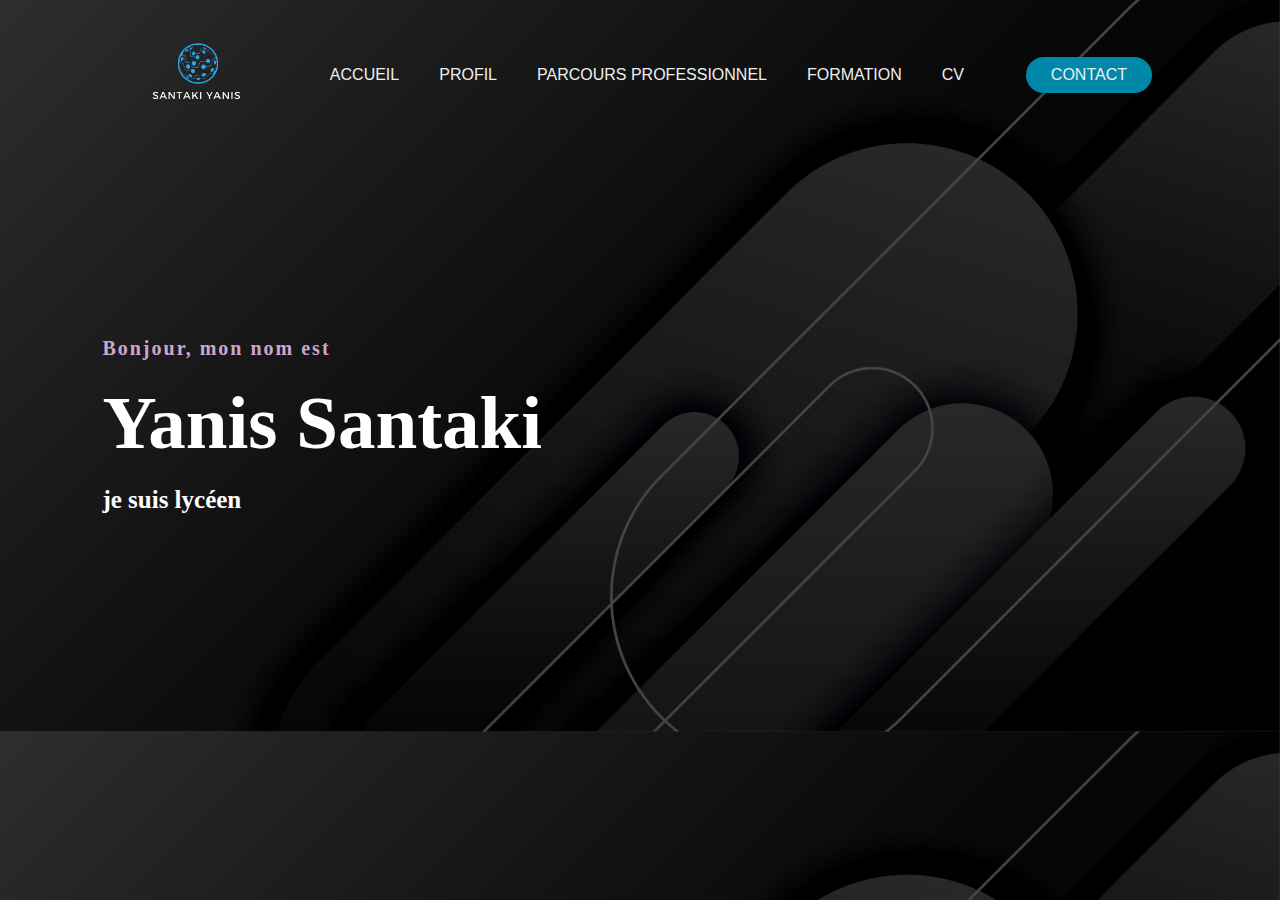
<file: index.html>
<!DOCTYPE html>
<html lang="en">
<head>
    <meta charset="UTF-8">
    <meta name="viewport" content="width=device-width, initial-scale=1.0">
    <title>Portfolio</title>
    <link rel="stylesheet" href="accueil.css">
</head>
<body>
    <header>
        <img class="logo" src="logo.png" alt="logo">
        <nav>
            <ul class="nav_link">
                <li><a href="index.html">ACCUEIL</a></li>
                <li>
                    <a href="#">  PROFIL</a>
                    <ul class="sousmenu">
                        <li><a href="presentation.html">Présentation</a></li>
                        <li><a href="loisirs (1).html">Loisirs</a></li>
                    </ul>
                </li>
                <li>
                    <a href="">PARCOURS PROFESSIONNEL</a>
                    <ul class="sousmenu">
                        <li><a href="Experiences_professionnelles.html">Expériences professionnelles</a></li>
                        <li><a href="rapport_de_stage.html">rapport_de_stage</a></li>
                    </ul>
                </li>
                <li>
                    <a href="">FORMATION</a>
                    <ul class="sousmenu">
                        <li><a href="diplôme.html">diplôme</a></li>
                        <li><a href="compétence.html">compétence</a></li>
                        <li><a href="scoliare.html">Scolarité</a></li>
                    </ul>
                </li>
                <li><a href="CV YSANTAKI (2).pdf">CV</a></li>
            </ul>
        </nav>
        <a class="cta" href="conctact.html"><button>CONTACT</button></a>
    </header>
    
   <!---about section start-->
    <section class="accueil" id="ACCUEIL">
        <h4>Bonjour, mon nom est</h4>
        <h1>Yanis Santaki</h1>
        <h3>je suis lycéen</h3>
    
    </section>


    </section>
</body>
</html>
</file>
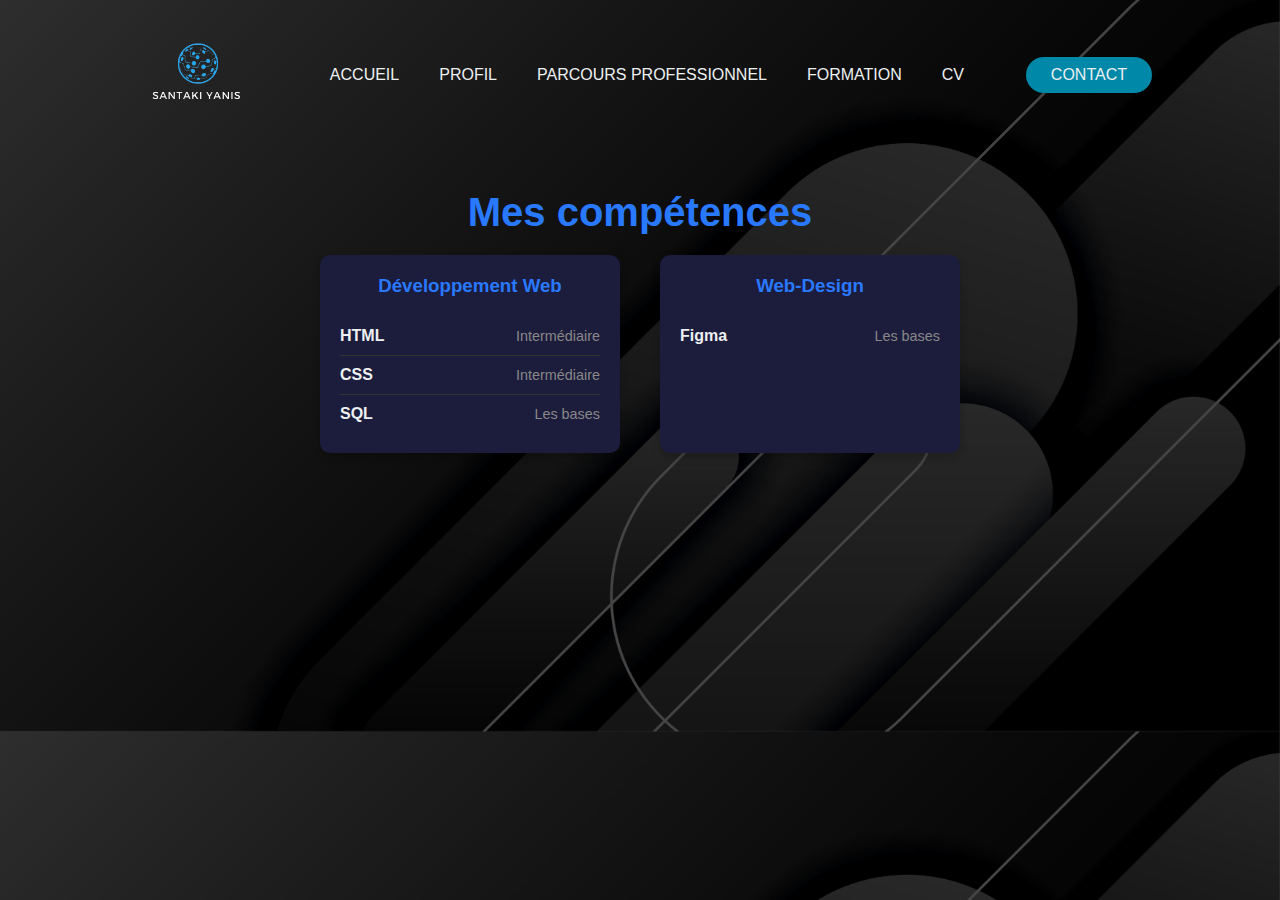
<file: compétence.html>
<!DOCTYPE html>
<html lang="en">
<head>
    <meta charset="UTF-8">
    <meta name="viewport" content="width=device-width, initial-scale=1.0">
    <title>Portfolio</title>
    <link rel="stylesheet" href="compétence.css">
</head>
<body>
    <header>
        <img class="logo" src="logo.png" alt="logo">
        <nav>
            <ul class="nav_link">
                <li><a href="index.html">ACCUEIL</a></li>
                <li>
                    <a href="#">  PROFIL</a>
                    <ul class="sousmenu">
                        <li><a href="presentation.html">Présentation</a></li>
                        <li><a href="loisirs (1).html">Loisirs</a></li>
                    </ul>
                </li>
                <li>
                    <a href="">PARCOURS PROFESSIONNEL</a>
                    <ul class="sousmenu">
                        <li><a href="Experiences_professionnelles.html">Expériences professionnelles</a></li>
                        <li><a href="rapport_de_stage.html">rapport_de_stage</a></li>
                    </ul>
                </li>
                <li>
                    <a href="">FORMATION</a>
                    <ul class="sousmenu">
                        <li><a href="diplôme.html">diplôme</a></li>
                        <li><a href="compétence.html">compétence</a></li>
                        <li><a href="scoliare.html">Scolarité</a></li>
                    </ul>
                </li>
                <li><a href="CV YSANTAKI (2).pdf">CV</a></li>
            </ul>
        </nav>
        <a class="cta" href="conctact.html"><button>CONTACT</button></a>
    </header>
    
   <!---compétence section start-->
   <section class="skills-section">
    <h2 class="skills-heading">Mes compétences</h2>
    <div class="skills-container">
        <div class="skills-card">
            <h3>Développement Web</h3>
            <ul>
                <li>
                    <span class="skill-name">HTML</span>
                    <span class="skill-level">Intermédiaire</span>
                </li>
                <li>
                    <span class="skill-name">CSS</span>
                    <span class="skill-level">Intermédiaire</span>
                </li>
                <li>
                    <span class="skill-name">SQL</span>
                    <span class="skill-level">Les bases</span>
                </li>
                
            </ul>
        </div>
        <div class="skills-card">
            <h3>Web-Design</h3>
            <ul>
                <li>
                    <span class="skill-name">Figma</span>
                    <span class="skill-level">Les bases</span>
                </li>
            </ul>
        </div>
    </div>
</section>
</body>
</html>
</file>
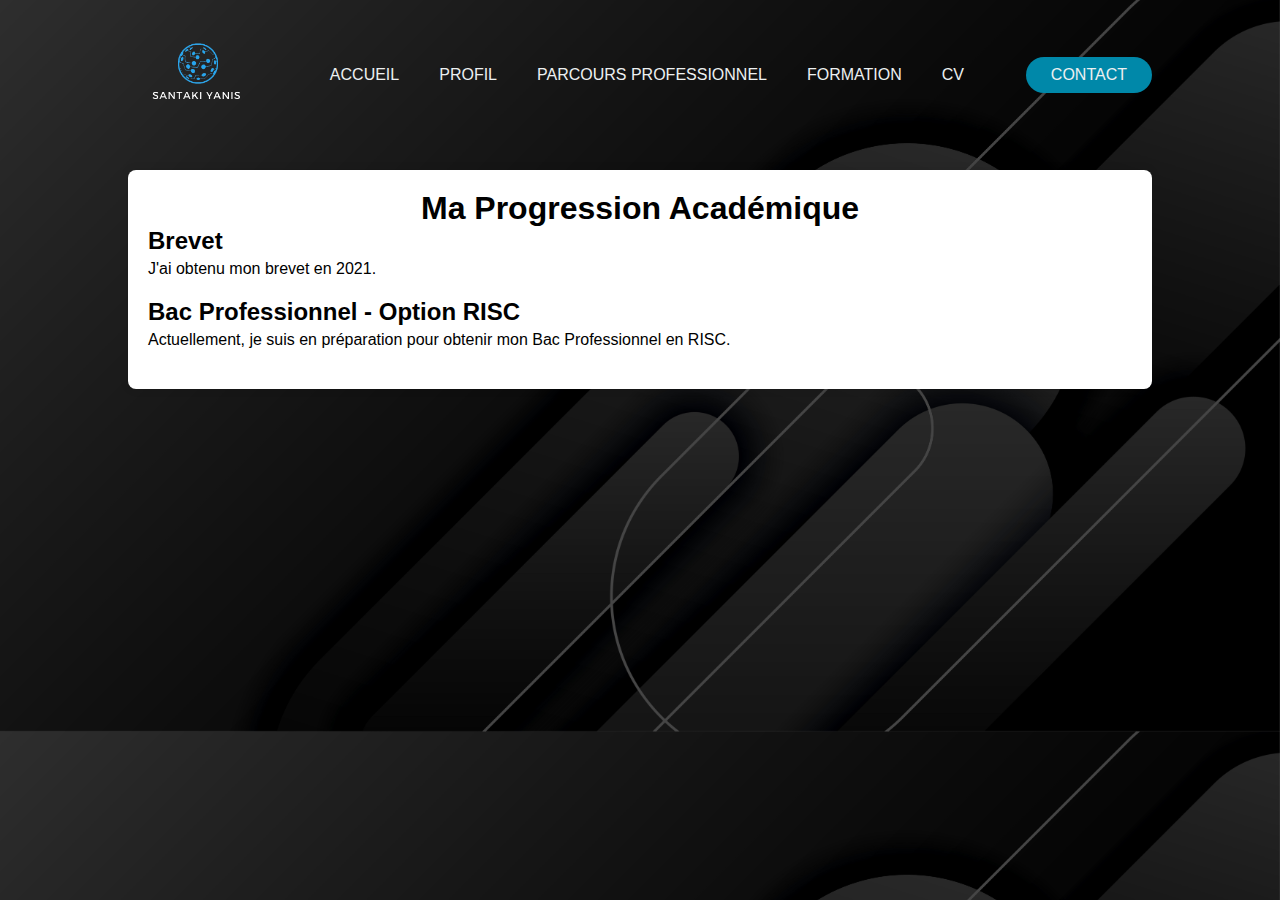
<file: diplôme.html>
<!DOCTYPE html>
<html lang="en">
<head>
    <meta charset="UTF-8">
    <meta name="viewport" content="width=device-width, initial-scale=1.0">
    <title>Portfolio</title>
    <link rel="stylesheet" href="diplôme.css">
</head>
<body>
    <header>
        <img class="logo" src="logo.png" alt="logo">
        <nav>
            <ul class="nav_link">
                <li><a href="index.html">ACCUEIL</a></li>
                <li>
                    <a href="#">  PROFIL</a>
                    <ul class="sousmenu">
                        <li><a href="presentation.html">Présentation</a></li>
                        <li><a href="loisirs (1).html">Loisirs</a></li>
                    </ul>
                </li>
                <li>
                    <a href="">PARCOURS PROFESSIONNEL</a>
                    <ul class="sousmenu">
                        <li><a href="Experiences_professionnelles.html">Expériences professionnelles</a></li>
                        <li><a href="rapport_de_stage.html">rapport_de_stage</a></li>
                    </ul>
                </li>
                <li>
                    <a href="">FORMATION</a>
                    <ul class="sousmenu">
                        <li><a href="diplôme.html">diplôme</a></li>
                        <li><a href="compétence.html">compétence</a></li>
                        <li><a href="scoliare.html">Scolarité</a></li>
                    </ul>
                </li>
                <li><a href="CV YSANTAKI (2).pdf">CV</a></li>
            </ul>
        </nav>
        <a class="cta" href="conctact.html"><button>CONTACT</button></a>
    </header>
    
   <!---about section start-->
   <div class="container">
    <h1>Ma Progression Académique</h1>
    <div class="diplome">
      <h2>Brevet</h2>
      <p>J'ai obtenu mon brevet en 2021.</p>
    </div>
    <div class="diplome">
      <h2>Bac Professionnel - Option RISC</h2>
      <p>Actuellement, je suis en préparation pour obtenir mon Bac Professionnel en RISC.</p>
    </div>
  </div>
</body>
</html>
</file>
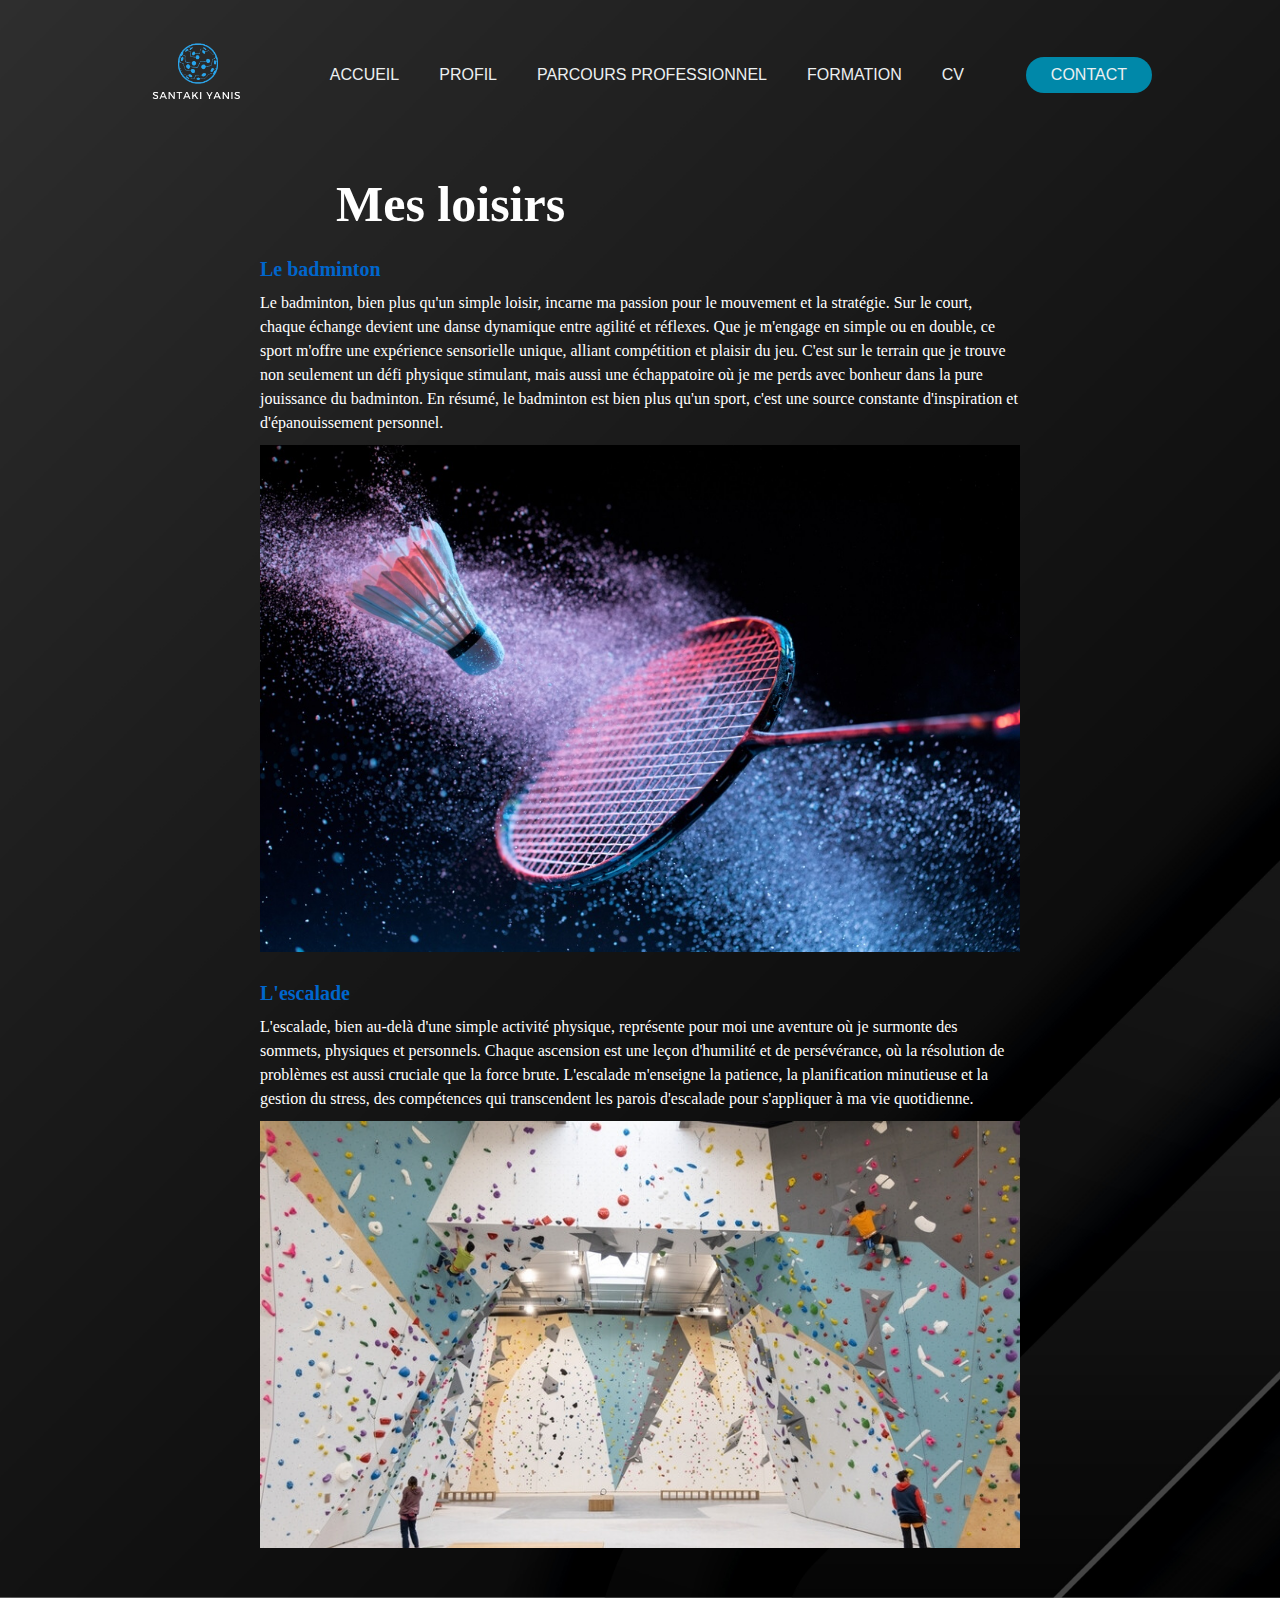
<file: loisirs (1).html>
<!DOCTYPE html>
<html lang="en">
<head>
    <meta charset="UTF-8">
    <meta name="viewport" content="width=device-width, initial-scale=1.0">
    <title>Portfolio</title>
    <link rel="stylesheet" href="loisirs.css">
</head>
<body>
    <header>
        <img class="logo" src="logo.png" alt="logo">
        <nav>
            <ul class="nav_link">
                <li><a href="index.html">ACCUEIL</a></li>
                <li>
                    <a href="#">  PROFIL</a>
                    <ul class="sousmenu">
                        <li><a href="presentation.html">Présentation</a></li>
                        <li><a href="loisirs (1).html">Loisirs</a></li>
                    </ul>
                </li>
                <li>
                    <a href="">PARCOURS PROFESSIONNEL</a>
                    <ul class="sousmenu">
                        <li><a href="Experiences_professionnelles.html">Expériences professionnelles</a></li>
                        <li><a href="rapport_de_stage.html">rapport_de_stage</a></li>
                    </ul>
                </li>
                <li>
                    <a href="">FORMATION</a>
                    <ul class="sousmenu">
                        <li><a href="diplôme.html">diplôme</a></li>
                        <li><a href="compétence.html">compétence</a></li>
                        <li><a href="scoliare.html">Scolarité</a></li>
                    </ul>
                </li>
                <li><a href="CV YSANTAKI (2).pdf">CV</a></li>
            </ul>
        </nav>
        <a class="cta" href="conctact.html"><button>CONTACT</button></a>
    </header>
    <!---loisirs section start-->
    <div class="container">
        <header>
            <h1>Mes loisirs</h1>
        </header>
    
        <section>
            <article>
                <h2>Le badminton</h2>
                <p>Le badminton, bien plus qu'un simple loisir, incarne ma passion pour le mouvement et la stratégie. Sur le court, chaque échange devient une danse dynamique entre agilité et réflexes. Que je m'engage en simple ou en double, ce sport m'offre une expérience sensorielle unique, alliant compétition et plaisir du jeu. C'est sur le terrain que je trouve non seulement un défi physique stimulant, mais aussi une échappatoire où je me perds avec bonheur dans la pure jouissance du badminton. En résumé, le badminton est bien plus qu'un sport, c'est une source constante d'inspiration et d'épanouissement personnel.</p>
                <img class="badminton" src="Badminton.jpg" alt="raquette de badminton et un volant">
            </article>
        </section>
    
        <section>
            <article>
                <h2>L'escalade</h2>
                <p>L'escalade, bien au-delà d'une simple activité physique, représente pour moi une aventure où je surmonte des sommets, physiques et personnels. Chaque ascension est une leçon d'humilité et de persévérance, où la résolution de problèmes est aussi cruciale que la force brute. L'escalade m'enseigne la patience, la planification minutieuse et la gestion du stress, des compétences qui transcendent les parois d'escalade pour s'appliquer à ma vie quotidienne.</p>
                <img class="escalade" src="escalade.jpg" alt="mur d'escalade">
            </article>
        </section>
    </div>
    
    </body>
    </html>

    </body>
    </html>
</body>
</html>
</file>
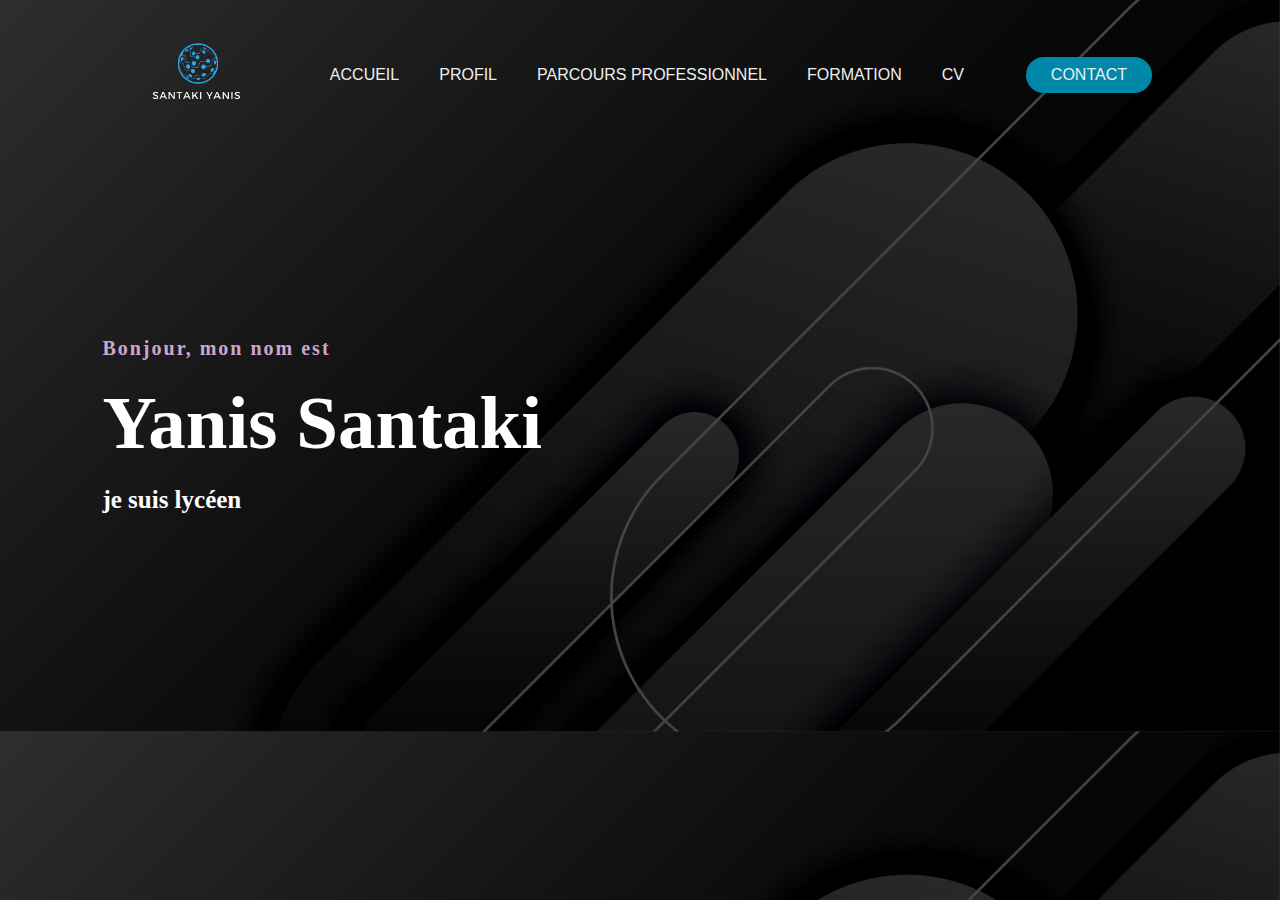
<file: porte_folioV2_Santaki.html>
<!DOCTYPE html>
<html lang="en">
<head>
    <meta charset="UTF-8">
    <meta name="viewport" content="width=device-width, initial-scale=1.0">
    <title>Portfolio</title>
    <link rel="stylesheet" href="accueil.css">
</head>
<body>
    <header>
        <img class="logo" src="logo.png" alt="logo">
        <nav>
            <ul class="nav_link">
                <li><a href="porte_folioV2_Santaki.html">ACCUEIL</a></li>
                <li>
                    <a href="#">  PROFIL</a>
                    <ul class="sousmenu">
                        <li><a href="presentation.html">Présentation</a></li>
                        <li><a href="loisirs (1).html">Loisirs</a></li>
                    </ul>
                </li>
                <li>
                    <a href="">PARCOURS PROFESSIONNEL</a>
                    <ul class="sousmenu">
                        <li><a href="Experiences_professionnelles.html">Expériences professionnelles</a></li>
                        <li><a href="rapport_de_stage.html">rapport_de_stage</a></li>
                    </ul>
                </li>
                <li>
                    <a href="">FORMATION</a>
                    <ul class="sousmenu">
                        <li><a href="diplôme.html">diplôme</a></li>
                        <li><a href="compétence.html">compétence</a></li>
                        <li><a href="scoliare.html">Scolarité</a></li>
                    </ul>
                </li>
                <li><a href="CV YSANTAKI (2).pdf">CV</a></li>
            </ul>
        </nav>
        <a class="cta" href="conctact.html"><button>CONTACT</button></a>
    </header>
    
   <!---about section start-->
    <section class="accueil" id="ACCUEIL">
        <h4>Bonjour, mon nom est</h4>
        <h1>Yanis Santaki</h1>
        <h3>je suis lycéen</h3>
    
    </section>


    </section>
</body>
</html>
</file>
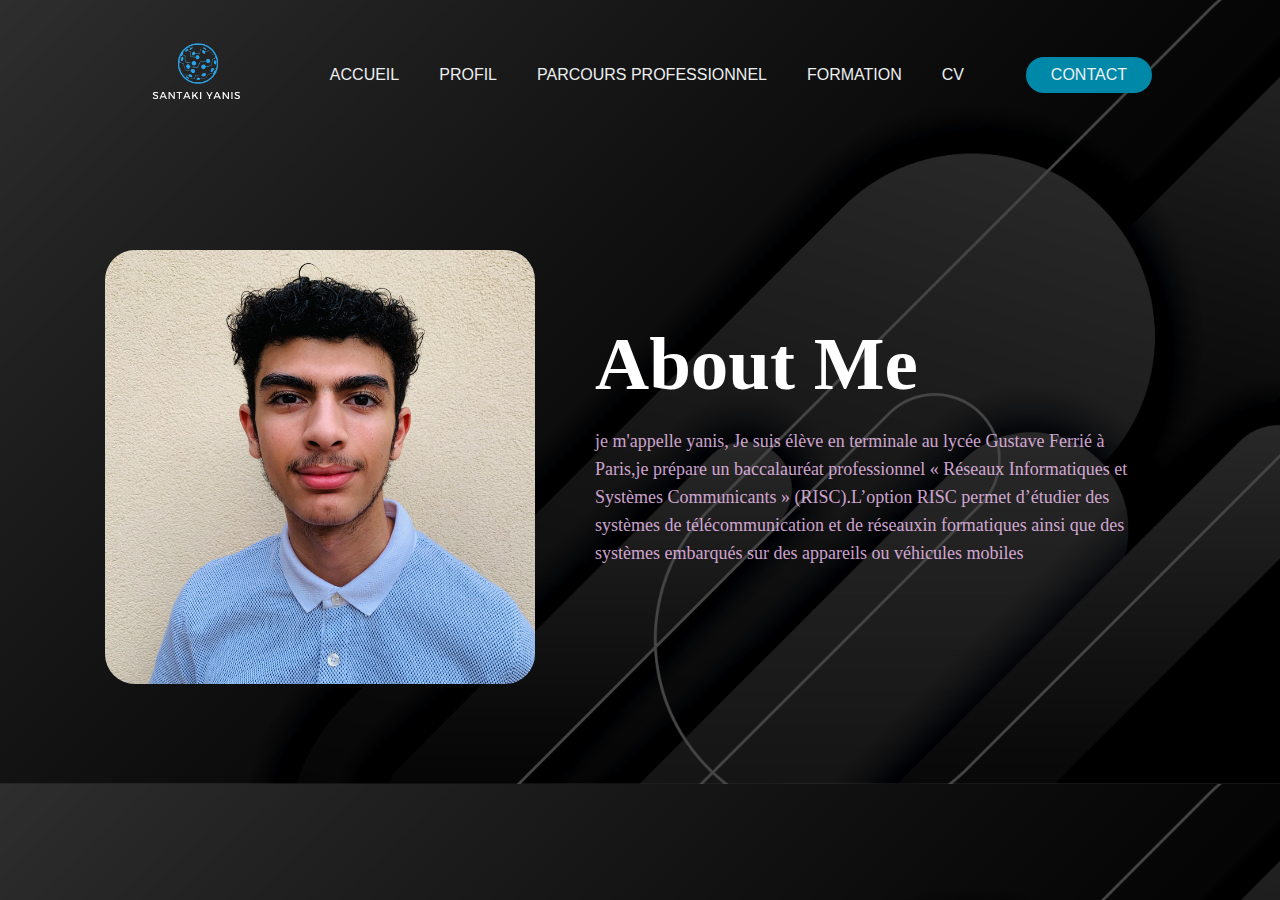
<file: presentation.html>
<!DOCTYPE html>
<html lang="en">
<head>
    <meta charset="UTF-8">
    <meta name="viewport" content="width=device-width, initial-scale=1.0">
    <title>Portfolio</title>
    <link rel="stylesheet" href="présentation.css">
</head>
<body>
    <header>
        <img class="logo" src="logo.png" alt="logo">
        <nav>
            <ul class="nav_link">
                <li><a href="index.html">ACCUEIL</a></li>
                <li>
                    <a href="#">  PROFIL</a>
                    <ul class="sousmenu">
                        <li><a href="presentation.html">Présentation</a></li>
                        <li><a href="loisirs (1).html">Loisirs</a></li>
                    </ul>
                </li>
                <li>
                    <a href="">PARCOURS PROFESSIONNEL</a>
                    <ul class="sousmenu">
                        <li><a href="Experiences_professionnelles.html">Expériences professionnelles</a></li>
                        <li><a href="rapport_de_stage.html">rapport_de_stage</a></li>
                    </ul>
                </li>
                <li>
                    <a href="">FORMATION</a>
                    <ul class="sousmenu">
                        <li><a href="diplôme.html">diplôme</a></li>
                        <li><a href="compétence.html">compétence</a></li>
                        <li><a href="scoliare.html">Scolarité</a></li>
                    </ul>
                </li>
                <li><a href="CV YSANTAKI (2).pdf">CV</a></li>
            </ul>
        </nav>
        <a class="cta" href="conctact.html"><button>CONTACT</button></a>
    </header>
    
  <!---about section start-->
  <section class="about" id="Présentation">
    <div class="main">
        <img src="photo_presentation.jpg">
        <div class="about-text">
            <h2>About Me</h2>
            <p>je m'appelle yanis, Je suis élève en terminale au lycée Gustave Ferrié à Paris,je prépare un
                baccalauréat professionnel « Réseaux Informatiques et Systèmes Communicants » (RISC).L’option
                RISC permet d’étudier des systèmes de télécommunication et de réseauxin formatiques ainsi que
                des systèmes embarqués sur des appareils ou véhicules mobiles</p>


        </div>
    </div>
</body>
</html>
</file>
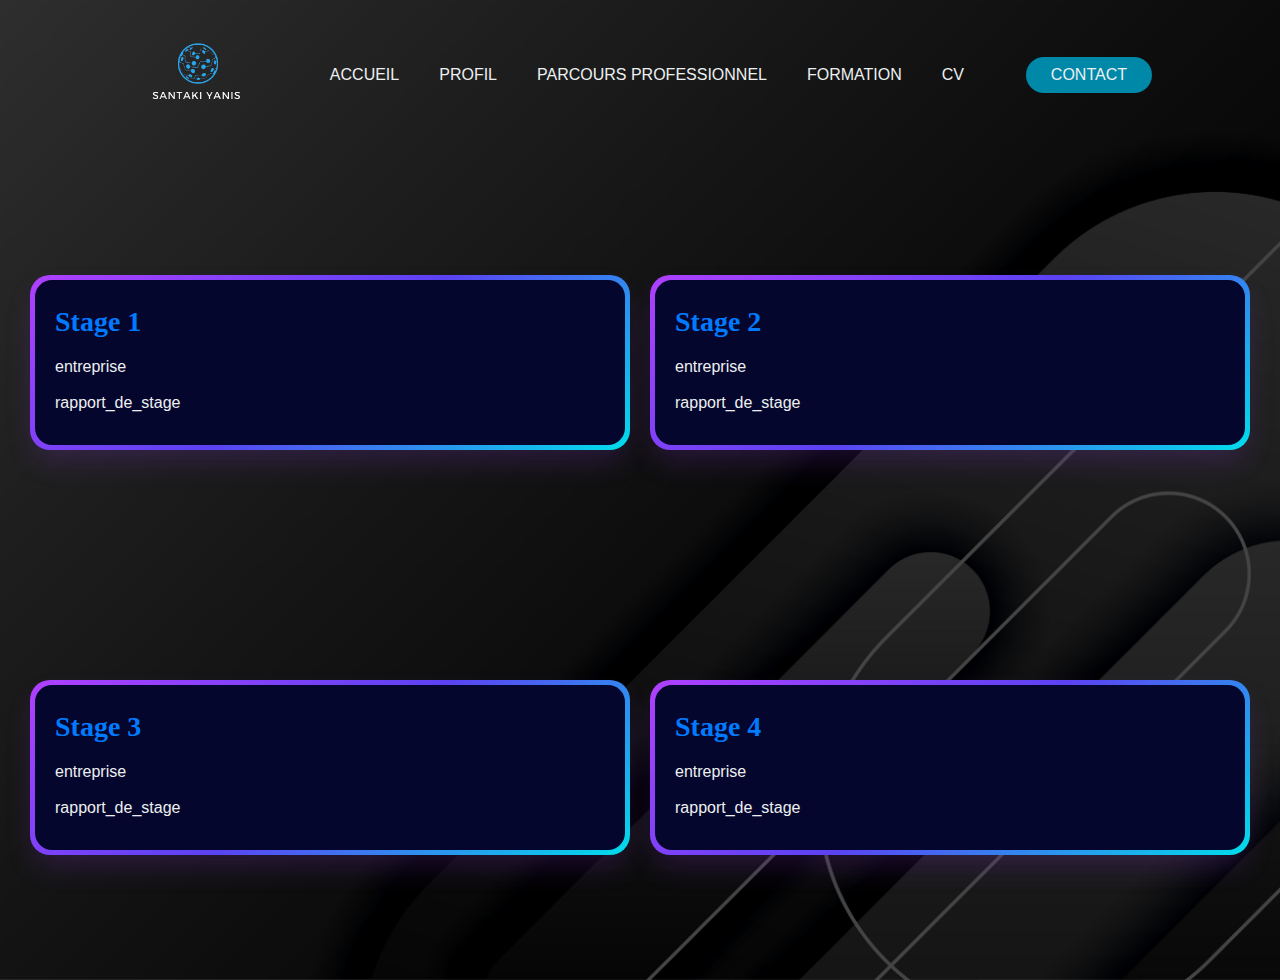
<file: rapport_de_stage.html>
<!DOCTYPE html>
<html lang="en">
<head>
    <meta charset="UTF-8">
    <meta name="viewport" content="width=device-width, initial-scale=1.0">
    <title>Portfolio</title>
    <link rel="stylesheet" href="rapport_de_stage.css">
</head>
<body>
    <header>
        <img class="logo" src="logo.png" alt="logo">
        <nav>
            <ul class="nav_link">
                <li><a href="index.html">ACCUEIL</a></li>
                <li>
                    <a href="#">  PROFIL</a>
                    <ul class="sousmenu">
                        <li><a href="presentation.html">Présentation</a></li>
                        <li><a href="loisirs (1).html">Loisirs</a></li>
                    </ul>
                </li>
                <li>
                    <a href="">PARCOURS PROFESSIONNEL</a>
                    <ul class="sousmenu">
                        <li><a href="Experiences_professionnelles.html">Expériences professionnelles</a></li>
                        <li><a href="rapport_de_stage.html">rapport_de_stage</a></li>
                    </ul>
                </li>
                <li>
                    <a href="">FORMATION</a>
                    <ul class="sousmenu">
                        <li><a href="diplôme.html">diplôme</a></li>
                        <li><a href="compétence.html">compétence</a></li>
                        <li><a href="scoliare.html">Scolarité</a></li>
                    </ul>
                </li>
                <li><a href="CV YSANTAKI (2).pdf">CV</a></li>
            </ul>
        </nav>
        <a class="cta" href="conctact.html"><button>CONTACT</button></a>
    </header>
    
    <div class="container">
        <div class="flex-item">
            <div class="flex-item__content">
                <h2>Stage 1</h2>
                <p><a href="https://www.bred.fr/ERREUR/">entreprise</a></p>
                <p><a href="Rapport PFMP1-SANTAKI-Yanis-1R3 2023.PDF (1).pdf">rapport_de_stage</a></p>
            </div>
        </div>
        <div class="flex-item">
            <div class="flex-item__content">
                <h2>Stage 2</h2>
                <p><a href="https://www.bred.fr/ERREUR/">entreprise</a></p>
                <p><a href="Rapport PFMP2-SANTAKI-Yanis-1R3 2023 (1).pdf">rapport_de_stage</a></p>
            </div>
        </div>
        <div class="flex-item">
            <div class="flex-item__content">
                <h2>Stage 3</h2>
                <p><a href="https://www.evolukid.com/">entreprise</a></p>
                <p><a href="Rapport PFMP3-SANTAKI-Yanis-TR3 2023 (1).pdf">rapport_de_stage</a></p>
            </div>
        </div>
        <div class="flex-item">
            <div class="flex-item__content">
                <h2>Stage 4</h2>
                <p><a href="https://www.deezer.com/fr/offers/premium/acq?utm_source=bing&utm_medium=search&utm_campaign=acq_FR_sea-brd_web_search_perf_tnb-directsub_pure_bing&utm_content=brd_premium_tnb_pure-exact&utm_term=deezer+%2B&msclkid=8e33febd20f512be162198f2f156a35b">entreprise</a></p>
                <p><a href="Rapport_PFMP4-SANTAKI-YANIS-TR3_2023-2024 (2).pdf">rapport_de_stage</a></p>
            </div>
        </div>
    </div>
</body>
</html>
</file>
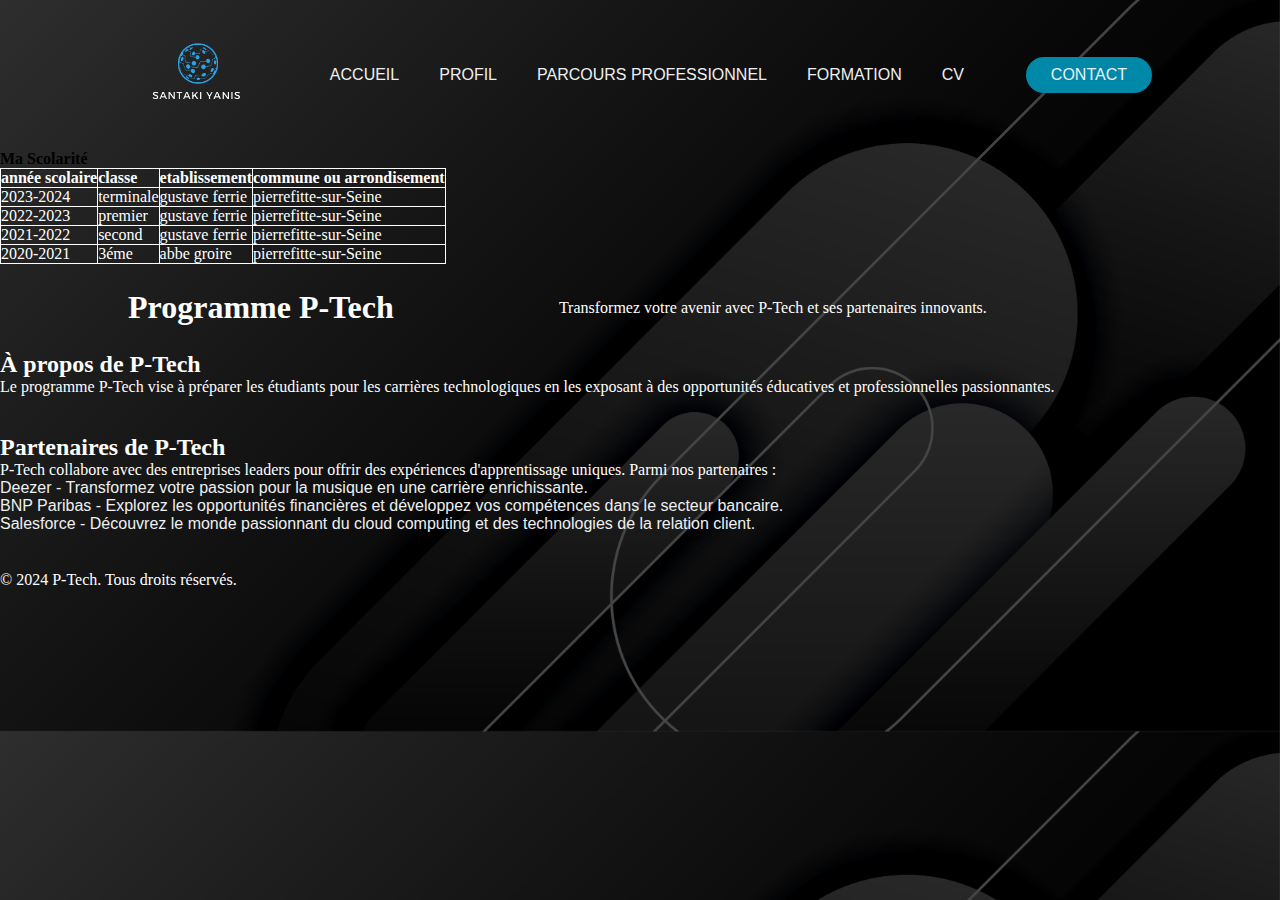
<file: scoliare.html>
<!DOCTYPE html>
<html lang="en">
<head>
    <meta charset="UTF-8">
    <meta name="viewport" content="width=device-width, initial-scale=1.0">
    <title>Portfolio</title>
    <link rel="stylesheet" href="scolaire.css">
</head>
<body>
    <header>
        <img class="logo" src="logo.png" alt="logo">
        <nav>
            <ul class="nav_link">
                <li><a href="index.html">ACCUEIL</a></li>
                <li>
                    <a href="#">  PROFIL</a>
                    <ul class="sousmenu">
                        <li><a href="presentation.html">Présentation</a></li>
                        <li><a href="loisirs (1).html">Loisirs</a></li>
                    </ul>
                </li>
                <li>
                    <a href="">PARCOURS PROFESSIONNEL</a>
                    <ul class="sousmenu">
                        <li><a href="Experiences_professionnelles.html">Expériences professionnelles</a></li>
                        <li><a href="rapport_de_stage.html">rapport_de_stage</a></li>
                    </ul>
                </li>
                <li>
                    <a href="">FORMATION</a>
                    <ul class="sousmenu">
                        <li><a href="diplôme.html">diplôme</a></li>
                        <li><a href="compétence.html">compétence</a></li>
                        <li><a href="scoliare.html">Scolarité</a></li>
                    </ul>
                </li>
                <li><a href="CV YSANTAKI (2).pdf">CV</a></li>
            </ul>
        </nav>
        <a class="cta" href="conctact.html"><button>CONTACT</button></a>
    </header>
<body>
    
    <table><p><strong>Ma Scolarité</strong></p>      
        <tr>
             <td> <strong>année scolaire</strong> </td>
             <td> <strong>classe</strong> </td>
             <td> <strong>etablissement</strong> </td>
             <td><strong>commune ou arrondisement</strong></td>
        </tr>
        <tr>
             <td>2023-2024</td>
             <td> terminale </td>
             <td>gustave ferrie</td>
             <td>pierrefitte-sur-Seine</td>
        </tr>
        <tr>
             <td>2022-2023</td>
             <td>premier</td>
             <td>gustave ferrie</td>
             <td>pierrefitte-sur-Seine</td>
        </tr>
        <tr>
             <td>2021-2022</td>
             <td>second</td>
             <td>gustave ferrie</td>
             <td>pierrefitte-sur-Seine</td>
        </tr>
        <tr>
             <td>2020-2021 </td>
             <td>3éme</td>
             <td>abbe groire</td>
             <td>pierrefitte-sur-Seine</td>
        </tr>
        
        </table>
    
    <header class="scolaire">
        <h1>Programme P-Tech</h1>
        <p>Transformez votre avenir avec P-Tech et ses partenaires innovants.</p>
        <br> <!-- Insère un saut de ligne -->
      </header>
    
      <section class="scolaire" id="ptech-info">
        <h2>À propos de P-Tech</h2>
        <p>Le programme P-Tech vise à préparer les étudiants pour les carrières technologiques en les exposant à des opportunités éducatives et professionnelles passionnantes.</p>
        <br> <!-- Insère un saut de ligne -->
      </section>
    
      <section class="scolaire" id="partenaires">
        <h2>Partenaires de P-Tech</h2>
        <p>P-Tech collabore avec des entreprises leaders pour offrir des expériences d'apprentissage uniques. Parmi nos partenaires :</p>
        <ul>
          <li>Deezer - Transformez votre passion pour la musique en une carrière enrichissante.</li>
          <li>BNP Paribas - Explorez les opportunités financières et développez vos compétences dans le secteur bancaire.</li>
          <li>Salesforce - Découvrez le monde passionnant du cloud computing et des technologies de la relation client.</li>
        </ul>
        <br> <!-- Insère un saut de ligne -->
      </section>
    
      <footer class="scolaire">
        <p>© 2024 P-Tech. Tous droits réservés.</p>
      
</footer>
</body>
</html>
</file>
<file: accueil.css>
/* Réinitialisation de la boîte et suppression des marges et paddings par défaut */
* {
    box-sizing: border-box;
    margin: 0;
    padding: 0;
}

/* Couleur de fond pour tout le corps du document */
body {
    background-image: url('imagedefond.jpg');
    background-size: cover; /* Couvre tout l'espace disponible */
}

/* Style commun pour les listes, les liens et les boutons */
li, a, button {
    font-family: "montserrat", sans-serif;
    font-weight: 500;
    font-size: 16px;
    color: #edf0f1;
    text-decoration: none;
}

/* En-tête avec une flexbox pour aligner le logo et la navigation */
header {
    display: flex;
    justify-content: space-between;
    align-items: center;
    padding: 5px 10%;
}

/* Style pour le logo */
.logo {
    cursor: pointer;
    height: 140px;
    width: 140px;
}

/* Navigation principale en flex pour aligner les liens horizontalement */
.nav_link {
    display: flex;
    list-style: none;
}

/* Style pour chaque élément de la liste de navigation */
.nav_link > li {
    padding: 0px 20px;
    position: relative; /* Positionnement relatif pour les sous-menus */
}

/* Transition en douceur pour les liens de la navigation */
.nav_link li a {
    transition: all 0.3s ease 0s;
}

/* Changement de couleur au survol des liens de la navigation */
.nav_link li a:hover {
    color: #0088a9;
}

/* Sous-menus initialement cachés */
.sousmenu {
    display: none;
    position: absolute;
    top: 100%; /* Positionner en dessous de l'élément parent */
    left: 0;
    background: #333; /* Un fond plus sombre pour contraster */
    min-width: 200px; /* Largeur minimale pour les sous-menus */
}

/* Affichage du sous-menu au survol de l'élément de liste parent */
.nav_link > li:hover .sousmenu {
    display: block;
}

/* Style pour les éléments de la liste du sous-menu */
.sousmenu li {
    padding: 5px 20px; /* Padding pour les éléments du sous-menu */
    color: black; /* Couleur du texte pour les éléments du sous-menu */
}

/* Couleur du texte pour les liens du sous-menu */
.sousmenu li a {
    color: rgb(247, 244, 244);
}

/* Changement de fond et de couleur au survol des liens du sous-menu */
.sousmenu li a:hover {
    color: #0088a9;
    background-color: #262626; /* Couleur de fond subtile au survol */
}

/* Style pour le bouton de contact */
button {
    padding: 9px 25px;
    background-color: rgba(0, 136, 169, 1);
    border: none;
    border-radius: 50px;
    cursor: pointer;
    transition: all 0.3s ease 0s;
}

/* Changement de fond au survol du bouton */
button:hover {
    background-color: rgba(0, 136, 169, 0.8);
}

/* <---------------------------------------------------------------------------------------------------------------------------------------------------------->*/

.accueil{
    position: absolute;
    top: 50%;
    left: 8%;
    transform: translateY(-50%);
}

h1{
    color: white;
    margin: 20px 0px 20px;
    font-size: 75px;
}
h3{
    color: white;
    font-size: 25px;
    margin-bottom: 50px;
}
h4{
    color: #fcfc;
    letter-spacing: 2px;
    font-size: 20px;
}
</file>
<file: compétence.css>
/* Réinitialisation de la boîte et suppression des marges et paddings par défaut */
* {
    box-sizing: border-box;
    margin: 0;
    padding: 0;
}

/* Couleur de fond pour tout le corps du document */
body {
    background-image: url('imagedefond.jpg');
    background-size: cover; /* Couvre tout l'espace disponible */
}

/* Style commun pour les listes, les liens et les boutons */
li, a, button {
    font-family: "montserrat", sans-serif;
    font-weight: 500;
    font-size: 16px;
    color: #edf0f1;
    text-decoration: none;
}

/* En-tête avec une flexbox pour aligner le logo et la navigation */
header {
    display: flex;
    justify-content: space-between;
    align-items: center;
    padding: 5px 10%;
}

/* Style pour le logo */
.logo {
    cursor: pointer;
    height: 140px;
    width: 140px;
}

/* Navigation principale en flex pour aligner les liens horizontalement */
.nav_link {
    display: flex;
    list-style: none;
}

/* Style pour chaque élément de la liste de navigation */
.nav_link > li {
    padding: 0px 20px;
    position: relative; /* Positionnement relatif pour les sous-menus */
}

/* Transition en douceur pour les liens de la navigation */
.nav_link li a {
    transition: all 0.3s ease 0s;
}

/* Changement de couleur au survol des liens de la navigation */
.nav_link li a:hover {
    color: #0088a9;
}

/* Sous-menus initialement cachés */
.sousmenu {
    display: none;
    position: absolute;
    top: 100%; /* Positionner en dessous de l'élément parent */
    left: 0;
    background: #333; /* Un fond plus sombre pour contraster */
    min-width: 200px; /* Largeur minimale pour les sous-menus */
}

/* Affichage du sous-menu au survol de l'élément de liste parent */
.nav_link > li:hover .sousmenu {
    display: block;
}

/* Style pour les éléments de la liste du sous-menu */
.sousmenu li {
    padding: 5px 20px; /* Padding pour les éléments du sous-menu */
    color: black; /* Couleur du texte pour les éléments du sous-menu */
}

/* Couleur du texte pour les liens du sous-menu */
.sousmenu li a {
    color: rgb(247, 244, 244);
}

/* Changement de fond et de couleur au survol des liens du sous-menu */
.sousmenu li a:hover {
    color: #0088a9;
    background-color: #262626; /* Couleur de fond subtile au survol */
}

/* Style pour le bouton de contact */
button {
    padding: 9px 25px;
    background-color: rgba(0, 136, 169, 1);
    border: none;
    border-radius: 50px;
    cursor: pointer;
    transition: all 0.3s ease 0s;
}

/* Changement de fond au survol du bouton */
button:hover {
    background-color: rgba(0, 136, 169, 0.8);
}

/* <---------------------------------------------------------------------------------------------------------------------------------------------------------->*/


body {
    margin: 0;
    font-family: Arial, sans-serif;
    background-color: #0f0f0f;
    color: #fff;
}

.skills-section {
    text-align: center;
    padding: 40px 20px;
}

.skills-heading {
    font-size: 2.5em;
    color: #2979ff;
    margin-bottom: 20px;
}

.skills-container {
    display: flex;
    justify-content: center;
    gap: 40px;
    flex-wrap: wrap;
}

.skills-card {
    background-color: #1c1c3c;
    padding: 20px;
    border-radius: 10px;
    width: 300px;
    box-shadow: 0 4px 8px rgba(0, 0, 0, 0.2);
}

.skills-card h3 {
    color: #2979ff;
    margin-bottom: 20px;
}

.skills-card ul {
    list-style: none;
    padding: 0;
    margin: 0;
}

.skills-card li {
    display: flex;
    justify-content: space-between;
    align-items: center;
    padding: 10px 0;
    border-bottom: 1px solid #333;
}

.skills-card li:last-child {
    border-bottom: none;
}

.skill-name {
    font-weight: bold;
}

.skill-level {
    font-size: 0.9em;
    color: #888;
}
</file>
<file: diplôme.css>
/* Réinitialisation de la boîte et suppression des marges et paddings par défaut */
* {
    box-sizing: border-box;
    margin: 0;
    padding: 0;
}

/* Couleur de fond pour tout le corps du document */
body {
    background-image: url('imagedefond.jpg');
    background-size: cover; /* Couvre tout l'espace disponible */
}

/* Style commun pour les listes, les liens et les boutons */
li, a, button {
    font-family: "montserrat", sans-serif;
    font-weight: 500;
    font-size: 16px;
    color: #edf0f1;
    text-decoration: none;
}

/* En-tête avec une flexbox pour aligner le logo et la navigation */
header {
    display: flex;
    justify-content: space-between;
    align-items: center;
    padding: 5px 10%;
}

/* Style pour le logo */
.logo {
    cursor: pointer;
    height: 140px;
    width: 140px;
}

/* Navigation principale en flex pour aligner les liens horizontalement */
.nav_link {
    display: flex;
    list-style: none;
}

/* Style pour chaque élément de la liste de navigation */
.nav_link > li {
    padding: 0px 20px;
    position: relative; /* Positionnement relatif pour les sous-menus */
}

/* Transition en douceur pour les liens de la navigation */
.nav_link li a {
    transition: all 0.3s ease 0s;
}

/* Changement de couleur au survol des liens de la navigation */
.nav_link li a:hover {
    color: #0088a9;
}

/* Sous-menus initialement cachés */
.sousmenu {
    display: none;
    position: absolute;
    top: 100%; /* Positionner en dessous de l'élément parent */
    left: 0;
    background: #333; /* Un fond plus sombre pour contraster */
    min-width: 200px; /* Largeur minimale pour les sous-menus */
}

/* Affichage du sous-menu au survol de l'élément de liste parent */
.nav_link > li:hover .sousmenu {
    display: block;
}

/* Style pour les éléments de la liste du sous-menu */
.sousmenu li {
    padding: 5px 20px; /* Padding pour les éléments du sous-menu */
    color: black; /* Couleur du texte pour les éléments du sous-menu */
}

/* Couleur du texte pour les liens du sous-menu */
.sousmenu li a {
    color: rgb(247, 244, 244);
}

/* Changement de fond et de couleur au survol des liens du sous-menu */
.sousmenu li a:hover {
    color: #0088a9;
    background-color: #262626; /* Couleur de fond subtile au survol */
}

/* Style pour le bouton de contact */
button {
    padding: 9px 25px;
    background-color: rgba(0, 136, 169, 1);
    border: none;
    border-radius: 50px;
    cursor: pointer;
    transition: all 0.3s ease 0s;
}

/* Changement de fond au survol du bouton */
button:hover {
    background-color: rgba(0, 136, 169, 0.8);
}

/* <---------------------------------------------------------------------------------------------------------------------------------------------------------->*/

body {
    font-family: Arial, sans-serif;
    margin: 0;
    padding: 0;
    background-color: #f0f0f0;
  }
  
  .container {
    width: 80%;
    margin: 20px auto;
    background-color: #fff;
    padding: 20px;
    border-radius: 8px;
    box-shadow: 0 0 10px rgba(0, 0, 0, 0.1);
  }
  
  h1 {
    text-align: center;
    color: #000000; /* Texte en blanc */
  }
  
  .diplome {
    margin-bottom: 20px;
  }
  
  h2 {
    margin: 0;
    color: #000000; /* Texte en blanc */
  }
  
  p {
    margin: 5px 0;
    color: #000000; /* Texte en blanc */
  }
</file>
<file: loisirs.css>
/* Réinitialisation de la boîte et suppression des marges et paddings par défaut */
* {
    box-sizing: border-box;
    margin: 0;
    padding: 0;
}

/* Couleur de fond pour tout le corps du document */
body {
    background-image: url('imagedefond.jpg');
    background-size: cover; /* Couvre tout l'espace disponible */
}

/* Style commun pour les listes, les liens et les boutons */
li, a, button {
    font-family: "montserrat", sans-serif;
    font-weight: 500;
    font-size: 16px;
    color: #edf0f1;
    text-decoration: none;
}

/* En-tête avec une flexbox pour aligner le logo et la navigation */
header {
    display: flex;
    justify-content: space-between;
    align-items: center;
    padding: 5px 10%;
}

/* Style pour le logo */
.logo {
    cursor: pointer;
    height: 140px;
    width: 140px;
}

/* Navigation principale en flex pour aligner les liens horizontalement */
.nav_link {
    display: flex;
    list-style: none;
}

/* Style pour chaque élément de la liste de navigation */
.nav_link > li {
    padding: 0px 20px;
    position: relative; /* Positionnement relatif pour les sous-menus */
}

/* Transition en douceur pour les liens de la navigation */
.nav_link li a {
    transition: all 0.3s ease 0s;
}

/* Changement de couleur au survol des liens de la navigation */
.nav_link li a:hover {
    color: #0088a9;
}

/* Sous-menus initialement cachés */
.sousmenu {
    display: none;
    position: absolute;
    top: 100%; /* Positionner en dessous de l'élément parent */
    left: 0;
    background: #333; /* Un fond plus sombre pour contraster */
    min-width: 200px; /* Largeur minimale pour les sous-menus */
}

/* Affichage du sous-menu au survol de l'élément de liste parent */
.nav_link > li:hover .sousmenu {
    display: block;
}

/* Style pour les éléments de la liste du sous-menu */
.sousmenu li {
    padding: 5px 20px; /* Padding pour les éléments du sous-menu */
    color: black; /* Couleur du texte pour les éléments du sous-menu */
}

/* Couleur du texte pour les liens du sous-menu */
.sousmenu li a {
    color: rgb(247, 244, 244);
}

/* Changement de fond et de couleur au survol des liens du sous-menu */
.sousmenu li a:hover {
    color: #0088a9;
    background-color: #262626; /* Couleur de fond subtile au survol */
}

/* Style pour le bouton de contact */
button {
    padding: 9px 25px;
    background-color: rgba(0, 136, 169, 1);
    border: none;
    border-radius: 50px;
    cursor: pointer;
    transition: all 0.3s ease 0s;
}

/* Changement de fond au survol du bouton */
button:hover {
    background-color: rgba(0, 136, 169, 0.8);
}



/* -------------------------------------------------------------------------------------------------------- */



/* Styles pour le conteneur principal */
.container {
    max-width: 800px; /* Largeur maximale du conteneur */
    margin: 0 auto; /* Centrer le conteneur */
    padding: 20px; /* Espacement intérieur */
}

/* Styles pour le titre principal */
header h1 {
    font-size: 50px;
    font-weight: bold;
    color: #ffffff; /* Couleur du texte */
    margin-bottom: 20px; /* Marge en bas */
    
}

/* Styles pour chaque section de loisirs */
section {
    margin-bottom: 30px; /* Marge en bas */
}

/* Styles pour le titre de chaque loisir */
section article h2 {
    font-size: 20px;
    font-weight: bold;
    color: #0066cc; /* Couleur du texte */
    margin-bottom: 10px; /* Marge en bas */
}

/* Styles pour le texte de chaque loisir */
section article p {
    font-size: 16px;
    color: #ffffff; /* Couleur du texte */
    line-height: 1.5; /* Espacement des lignes */
    margin-bottom: 10px; /* Marge en bas */
}

/* Styles pour les images de chaque loisir */
section article img {
    max-width: 100%; /* Largeur maximale de l'image */
    height: auto; /* Hauteur automatique pour préserver les proportions */
    display: block; /* Afficher l'image en tant que bloc */
    margin-top: 10px; /* Marge en haut */
}
</file>
<file: présentation.css>
/* Réinitialisation de la boîte et suppression des marges et paddings par défaut */
* {
    box-sizing: border-box;
    margin: 0;
    padding: 0;
}

/* Couleur de fond pour tout le corps du document */
body {
    background-image: url('imagedefond.jpg');
    background-size: cover; /* Couvre tout l'espace disponible */
}

/* Style commun pour les listes, les liens et les boutons */
li, a, button {
    font-family: "montserrat", sans-serif;
    font-weight: 500;
    font-size: 16px;
    color: #edf0f1;
    text-decoration: none;
}

/* En-tête avec une flexbox pour aligner le logo et la navigation */
header {
    display: flex;
    justify-content: space-between;
    align-items: center;
    padding: 5px 10%;
}

/* Style pour le logo */
.logo {
    cursor: pointer;
    height: 140px;
    width: 140px;
}

/* Navigation principale en flex pour aligner les liens horizontalement */
.nav_link {
    display: flex;
    list-style: none;
}

/* Style pour chaque élément de la liste de navigation */
.nav_link > li {
    padding: 0px 20px;
    position: relative; /* Positionnement relatif pour les sous-menus */
}

/* Transition en douceur pour les liens de la navigation */
.nav_link li a {
    transition: all 0.3s ease 0s;
}

/* Changement de couleur au survol des liens de la navigation */
.nav_link li a:hover {
    color: #0088a9;
}

/* Sous-menus initialement cachés */
.sousmenu {
    display: none;
    position: absolute;
    top: 100%; /* Positionner en dessous de l'élément parent */
    left: 0;
    background: #333; /* Un fond plus sombre pour contraster */
    min-width: 200px; /* Largeur minimale pour les sous-menus */
}

/* Affichage du sous-menu au survol de l'élément de liste parent */
.nav_link > li:hover .sousmenu {
    display: block;
}

/* Style pour les éléments de la liste du sous-menu */
.sousmenu li {
    padding: 5px 20px; /* Padding pour les éléments du sous-menu */
    color: black; /* Couleur du texte pour les éléments du sous-menu */
}

/* Couleur du texte pour les liens du sous-menu */
.sousmenu li a {
    color: rgb(247, 244, 244);
}

/* Changement de fond et de couleur au survol des liens du sous-menu */
.sousmenu li a:hover {
    color: #0088a9;
    background-color: #262626; /* Couleur de fond subtile au survol */
}

/* Style pour le bouton de contact */
button {
    padding: 9px 25px;
    background-color: rgba(0, 136, 169, 1);
    border: none;
    border-radius: 50px;
    cursor: pointer;
    transition: all 0.3s ease 0s;
}

/* Changement de fond au survol du bouton */
button:hover {
    background-color: rgba(0, 136, 169, 0.8);
}

/* -------------------------------------------------------------------------------- */

.about{
    width: 100%;
    padding: 100px 0px;
}

.about img{
    height: auto;
    width: 430px;
    border-radius: 30px; /* Les coins de l'image seront légèrement arrondis */

}

.about-text{
    width: 550px;
    margin-right: 30px;
}

.main{
    width: 1130px;
    max-width: 95%;
    margin: 0 auto;
    display: flex;
    align-items: center;
    justify-content: space-around;
}

.about-text h2{
    color: white;
    font-size: 75px;
    text-transform: capitalize;
    margin-bottom: 20px;
}

.about-text p{
    color: #fcfc;
    initial-letter: 1px;
    line-height: 28px;
    font-size: 18px;
    margin-bottom: 45px;
}
</file>
<file: rapport_de_stage.css>
/* Réinitialisation de la boîte et suppression des marges et paddings par défaut */
* {
    box-sizing: border-box;
    margin: 0;
    padding: 0;
}

/* Couleur de fond pour tout le corps du document */
body {
    background-image: url('imagedefond.jpg');
    background-size: cover; /* Couvre tout l'espace disponible */
}

/* Style commun pour les listes, les liens et les boutons */
li, a, button {
    font-family: "montserrat", sans-serif;
    font-weight: 500;
    font-size: 16px;
    color: #edf0f1;
    text-decoration: none;
}

/* En-tête avec une flexbox pour aligner le logo et la navigation */
header {
    display: flex;
    justify-content: space-between;
    align-items: center;
    padding: 5px 10%;
}

/* Style pour le logo */
.logo {
    cursor: pointer;
    height: 140px;
    width: 140px;
}

/* Navigation principale en flex pour aligner les liens horizontalement */
.nav_link {
    display: flex;
    list-style: none;
}

/* Style pour chaque élément de la liste de navigation */
.nav_link > li {
    padding: 0px 20px;
    position: relative; /* Positionnement relatif pour les sous-menus */
}

/* Transition en douceur pour les liens de la navigation */
.nav_link li a {
    transition: all 0.3s ease 0s;
}

/* Changement de couleur au survol des liens de la navigation */
.nav_link li a:hover {
    color: #0088a9;
}

/* Sous-menus initialement cachés */
.sousmenu {
    display: none;
    position: absolute;
    top: 100%; /* Positionner en dessous de l'élément parent */
    left: 0;
    background: #333; /* Un fond plus sombre pour contraster */
    min-width: 200px; /* Largeur minimale pour les sous-menus */
}

/* Affichage du sous-menu au survol de l'élément de liste parent */
.nav_link > li:hover .sousmenu {
    display: block;
}

/* Style pour les éléments de la liste du sous-menu */
.sousmenu li {
    padding: 5px 20px; /* Padding pour les éléments du sous-menu */
    color: black; /* Couleur du texte pour les éléments du sous-menu */
}

/* Couleur du texte pour les liens du sous-menu */
.sousmenu li a {
    color: rgb(247, 244, 244);
}

/* Changement de fond et de couleur au survol des liens du sous-menu */
.sousmenu li a:hover {
    color: #0088a9;
    background-color: #262626; /* Couleur de fond subtile au survol */
}

/* Style pour le bouton de contact */
button {
    padding: 9px 25px;
    background-color: rgba(0, 136, 169, 1);
    border: none;
    border-radius: 50px;
    cursor: pointer;
    transition: all 0.3s ease 0s;
}

/* Changement de fond au survol du bouton */
button:hover {
    background-color: rgba(0, 136, 169, 0.8);
}


/* --------------------------------------------------------------------------- */

/* Styles combinés avec le design et les couleurs de CSS 1 appliqués aux éléments de CSS 2 */
.container {
    display: flex;
    flex-wrap: wrap;
    justify-content: center; /* Centre les éléments horizontalement */
    align-items: center; /* Centre les éléments verticalement */
    height: calc(100vh - 70px); /* Ajuster en fonction de la hauteur de la navbar */
    gap: 20px; /* Espacement entre les items */
    padding: 20px;
}

.flex-item {
    background-image: linear-gradient(144deg,#AF40FF, #5B42F3 50%,#00DDEB);
    border-radius: 20px;
    box-shadow: rgba(151, 65, 252, 0.2) 0 15px 30px -5px;
    color: white; /* Texte blanc pour contraste avec le fond coloré */
    width: calc(50% - 20px); /* Ajuster pour s'adapter à la grille avec le gap */
    padding: 5px;
    display: flex;
    flex-direction: column;
    justify-content: center;
    transition: transform 0.3s ease, box-shadow 0.3s ease;
    text-align: left;
    font-size: 1rem;
    line-height: 1.6;
}

.flex-item__content {
    background: rgb(5, 6, 45);
    border-radius: 17px;
    padding: 20px;
    width: 100%;
    height: 100%;
}

.flex-item:hover {
    transform: translateY(-10px); /* Légère élévation au survol */
    box-shadow: 0 8px 16px rgba(0, 0, 0, 0.2); /* Ombre plus prononcée au survol */
}

.flex-item h2 {
    margin: 0 0 10px;
    font-size: 1.75rem; /* Taille de police plus grande pour les titres */
    font-weight: 700; /* Gras pour les titres */
    color: #007BFF; /* Couleur bleu pour les titres */
}

.flex-item p {
    margin: 10px 0;
    font-size: 1rem; /* Taille de police standard pour le texte */
    color: #555; /* Couleur grise pour le texte */
}

@media (max-width: 600px) {
    .container {
        width: 90vw; /* Plus large pour les petits écrans */
    }

    .flex-item {
        width: 100%; /* Prend toute la largeur pour les petits écrans */
    }
}
</file>
<file: scolaire.css>
/* Réinitialisation de la boîte et suppression des marges et paddings par défaut */
* {
    box-sizing: border-box;
    margin: 0;
    padding: 0;
}

/* Couleur de fond pour tout le corps du document */
body {
    background-image: url('imagedefond.jpg');
    background-size: cover; /* Couvre tout l'espace disponible */
}

/* Style commun pour les listes, les liens et les boutons */
li, a, button {
    font-family: "montserrat", sans-serif;
    font-weight: 500;
    font-size: 16px;
    color: #edf0f1;
    text-decoration: none;
}

/* En-tête avec une flexbox pour aligner le logo et la navigation */
header {
    display: flex;
    justify-content: space-between;
    align-items: center;
    padding: 5px 10%;
}

/* Style pour le logo */
.logo {
    cursor: pointer;
    height: 140px;
    width: 140px;
}

/* Navigation principale en flex pour aligner les liens horizontalement */
.nav_link {
    display: flex;
    list-style: none;
}

/* Style pour chaque élément de la liste de navigation */
.nav_link > li {
    padding: 0px 20px;
    position: relative; /* Positionnement relatif pour les sous-menus */
}

/* Transition en douceur pour les liens de la navigation */
.nav_link li a {
    transition: all 0.3s ease 0s;
}

/* Changement de couleur au survol des liens de la navigation */
.nav_link li a:hover {
    color: #0088a9;
}

/* Sous-menus initialement cachés */
.sousmenu {
    display: none;
    position: absolute;
    top: 100%; /* Positionner en dessous de l'élément parent */
    left: 0;
    background: #333; /* Un fond plus sombre pour contraster */
    min-width: 200px; /* Largeur minimale pour les sous-menus */
}

/* Affichage du sous-menu au survol de l'élément de liste parent */
.nav_link > li:hover .sousmenu {
    display: block;
}

/* Style pour les éléments de la liste du sous-menu */
.sousmenu li {
    padding: 5px 20px; /* Padding pour les éléments du sous-menu */
    color: black; /* Couleur du texte pour les éléments du sous-menu */
}

/* Couleur du texte pour les liens du sous-menu */
.sousmenu li a {
    color: rgb(247, 244, 244);
}

/* Changement de fond et de couleur au survol des liens du sous-menu */
.sousmenu li a:hover {
    color: #0088a9;
    background-color: #262626; /* Couleur de fond subtile au survol */
}

/* Style pour le bouton de contact */
button {
    padding: 9px 25px;
    background-color: rgba(0, 136, 169, 1);
    border: none;
    border-radius: 50px;
    cursor: pointer;
    transition: all 0.3s ease 0s;
}

/* Changement de fond au survol du bouton */
button:hover {
    background-color: rgba(0, 136, 169, 0.8);
}



/* --------------------------------------------------------------------------------------------- */

body {
    background-color: black; /* Fond noir pour le corps */
    margin: 0; /* Supprimer les marges par défaut */
    padding: 0; /* Supprimer le rembourrage par défaut */
  }
  
  .scolaire {
    color: white; /* Texte en blanc */
    margin: 20px auto; /* Centre le contenu verticalement et ajoute un espace autour */
  }
  
  footer {
    margin-top: 50px; /* Ajoute un espace supplémentaire en haut du pied de page */
  }
  
  td /* touteles cellules des tableaux... */
{
    border: 1px solid rgb(255, 255, 255); /*auront une bordure de couleur noire*/
}

table
{
    border-collapse: collapse;
}
table th, table td {
    color: #fff;
}
</file>
